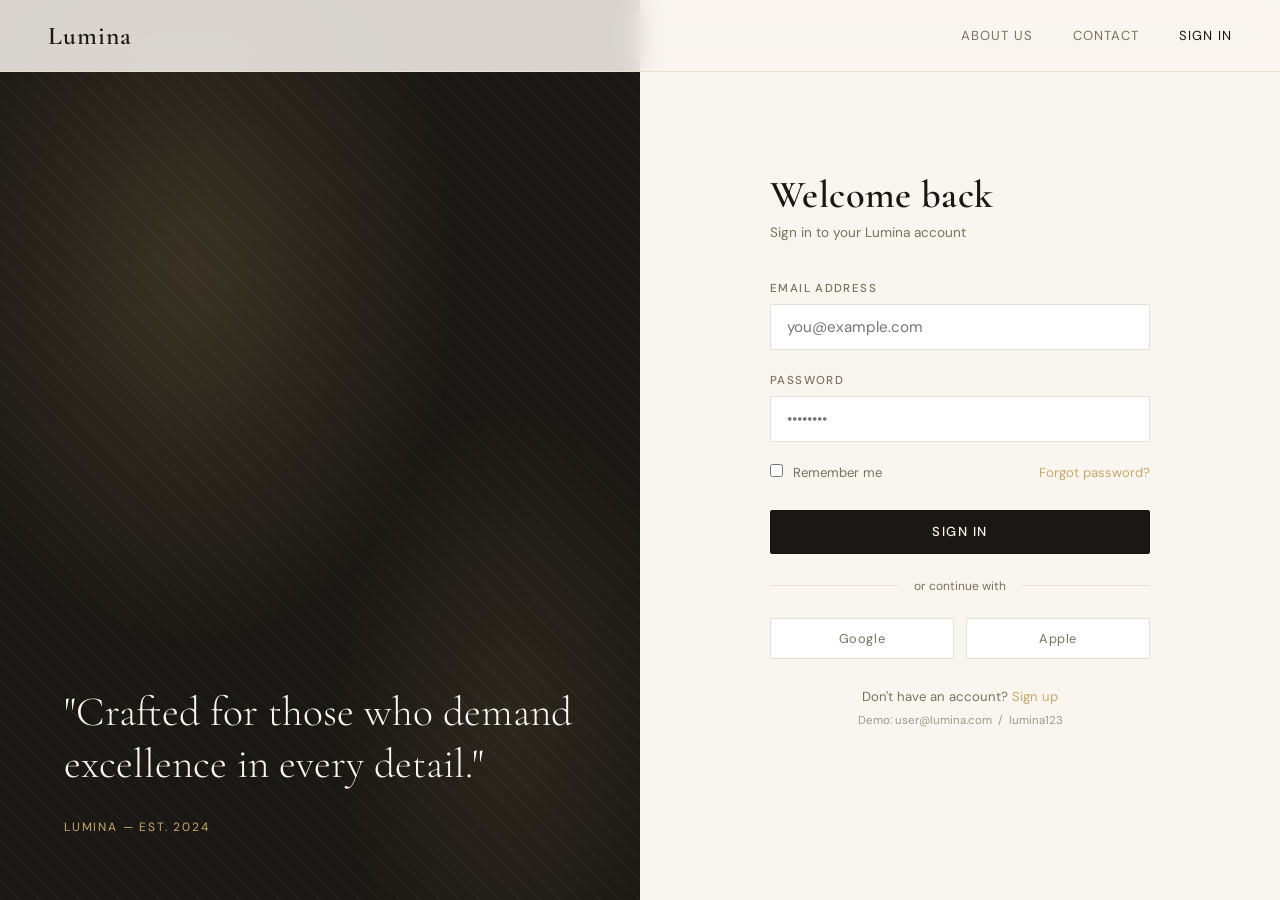
<file: index.html>
<!DOCTYPE html>
<html lang="en">
<head>
  <script id='_webengage_script_tag' type='text/javascript'>
var webengage;!function(w,e,b,n,g){function o(e,t){e[t[t.length-1]]=function(){r.__queue.push([t.join("."),
arguments])}}var i,s,r=w[b],z=" ",l="init options track screen onReady".split(z),a="webPersonalization feedback survey notification notificationInbox".split(z),c="options render clear abort".split(z),p="Prepare Render Open Close Submit Complete View Click".split(z),u="identify login logout setAttribute".split(z);if(!r||!r.__v){for(w[b]=r={__queue:[],__v:"6.0",user:{}},i=0;i < l.length;i++)o(r,[l[i]]);for(i=0;i < a.length;i++){for(r[a[i]]={},s=0;s < c.length;s++)o(r[a[i]],[a[i],c[s]]);for(s=0;s < p.length;s++)o(r[a[i]],[a[i],"on"+p[s]])}for(i=0;i < u.length;i++)o(r.user,["user",u[i]]);setTimeout(function(){var f=e.createElement("script"),d=e.getElementById("_webengage_script_tag");f.type="text/javascript",f.async=!0,f.src=("https:"==e.location.protocol?"https://ssl.widgets.webengage.com":"http://cdn.widgets.webengage.com")+"/js/webengage-min-v-6.0.js",d.parentNode.insertBefore(f,d)})}}(window,document,"webengage");webengage.init("~c2ab201c");
</script>
<meta charset="UTF-8">
<meta name="viewport" content="width=device-width, initial-scale=1.0">
<title>Lumina — Sign In</title>
<link href="https://fonts.googleapis.com/css2?family=Cormorant+Garamond:wght@300;400;600&family=DM+Sans:wght@300;400;500&display=swap" rel="stylesheet">
<link rel="stylesheet" href="style.css">
</head>
<body>

<nav>
  <a class="nav-logo" href="index.html">Lumina</a>
  <div class="nav-links">
    <a href="about.html">About Us</a>
    <a href="contact.html">Contact</a>
    <a href="index.html" class="active">Sign In</a>
  </div>
</nav>

<div class="login-wrap">
  <div class="login-visual">
    <div class="login-visual-pattern"></div>
    <div class="login-visual-quote">
      <p>"Crafted for those who demand excellence in every detail."</p>
      <span>Lumina &mdash; Est. 2024</span>
    </div>
  </div>
  <div class="login-form-wrap">
    <div class="login-form-inner fade-in">
      <h1>Welcome back</h1>
      <p class="sub">Sign in to your Lumina account</p>
      <div class="field">
        <label>Email address</label>
        <input type="email" id="login-email" placeholder="you@example.com" autocomplete="email">
        <div class="field-err" id="err-email">Please enter a valid email address.</div>
      </div>
      <div class="field">
        <label>Password</label>
        <input type="password" id="login-pass" placeholder="••••••••" autocomplete="current-password">
        <div class="field-err" id="err-pass">Password must be at least 6 characters.</div>
      </div>
      <div class="remember-row">
        <label><input type="checkbox"> Remember me</label>
        <a>Forgot password?</a>
      </div>
      <button class="btn-primary" onclick="handleLogin()">Sign In</button>
      <div class="login-msg" id="login-msg">Invalid email or password. Try: user@lumina.com / lumina123</div>
      <div class="divider">or continue with</div>
      <div class="social-row">
        <button class="btn-social" onclick="socialLogin('Google')">Google</button>
        <button class="btn-social" onclick="socialLogin('Apple')">Apple</button>
      </div>
      <p style="margin-top:1.8rem;font-size:0.82rem;color:var(--muted);text-align:center;">
        Don't have an account? <a style="color:var(--gold);cursor:pointer;">Sign up</a>
      </p>
      <p style="margin-top:0.5rem;font-size:0.72rem;color:var(--muted);text-align:center;opacity:0.7;">
        Demo: user@lumina.com &nbsp;/&nbsp; lumina123
      </p>
    </div>
  </div>
</div>

<script src="script.js"></script>
</body>
</html>
</file>
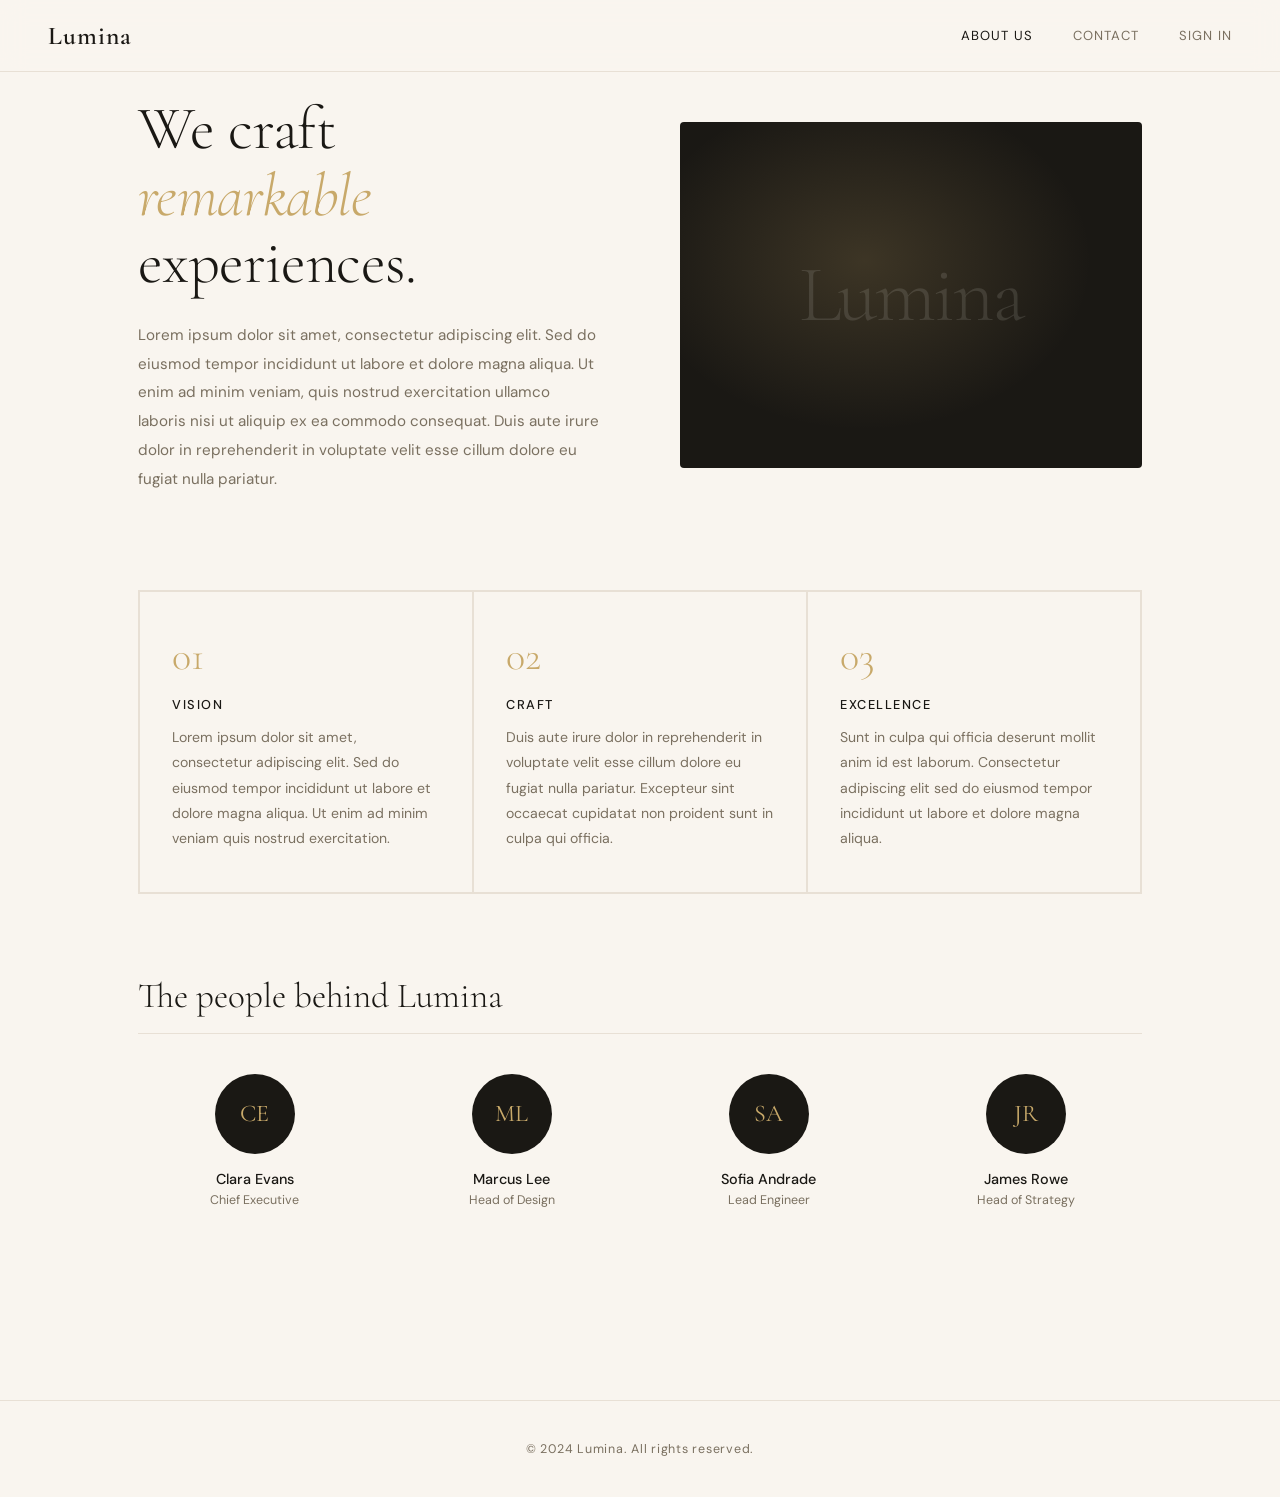
<file: about.html>
<!DOCTYPE html>
<html lang="en">
<head>
  <script id='_webengage_script_tag' type='text/javascript'>
var webengage;!function(w,e,b,n,g){function o(e,t){e[t[t.length-1]]=function(){r.__queue.push([t.join("."),
arguments])}}var i,s,r=w[b],z=" ",l="init options track screen onReady".split(z),a="webPersonalization feedback survey notification notificationInbox".split(z),c="options render clear abort".split(z),p="Prepare Render Open Close Submit Complete View Click".split(z),u="identify login logout setAttribute".split(z);if(!r||!r.__v){for(w[b]=r={__queue:[],__v:"6.0",user:{}},i=0;i < l.length;i++)o(r,[l[i]]);for(i=0;i < a.length;i++){for(r[a[i]]={},s=0;s < c.length;s++)o(r[a[i]],[a[i],c[s]]);for(s=0;s < p.length;s++)o(r[a[i]],[a[i],"on"+p[s]])}for(i=0;i < u.length;i++)o(r.user,["user",u[i]]);setTimeout(function(){var f=e.createElement("script"),d=e.getElementById("_webengage_script_tag");f.type="text/javascript",f.async=!0,f.src=("https:"==e.location.protocol?"https://ssl.widgets.webengage.com":"http://cdn.widgets.webengage.com")+"/js/webengage-min-v-6.0.js",d.parentNode.insertBefore(f,d)})}}(window,document,"webengage");webengage.init("~c2ab201c");
</script>
<meta charset="UTF-8">
<meta name="viewport" content="width=device-width, initial-scale=1.0">
<title>Lumina — About Us</title>
<link href="https://fonts.googleapis.com/css2?family=Cormorant+Garamond:wght@300;400;600&family=DM+Sans:wght@300;400;500&display=swap" rel="stylesheet">
<link rel="stylesheet" href="style.css">
</head>
<body>

<nav>
  <a class="nav-logo" href="index.html">Lumina</a>
  <div class="nav-links">
    <a href="about.html" class="active">About Us</a>
    <a href="contact.html">Contact</a>
    <a href="index.html">Sign In</a>
  </div>
</nav>

<div class="page-shell">
  <div class="about-hero fade-in">
    <div>
      <h1>We craft<br><em>remarkable</em><br>experiences.</h1>
      <p>Lorem ipsum dolor sit amet, consectetur adipiscing elit. Sed do eiusmod tempor incididunt ut labore et dolore magna aliqua. Ut enim ad minim veniam, quis nostrud exercitation ullamco laboris nisi ut aliquip ex ea commodo consequat. Duis aute irure dolor in reprehenderit in voluptate velit esse cillum dolore eu fugiat nulla pariatur.</p>
    </div>
    <div class="about-visual">
      <span>Lumina</span>
    </div>
  </div>

  <div class="about-values fade-in">
    <div class="value-card">
      <span class="num">01</span>
      <h3>Vision</h3>
      <p>Lorem ipsum dolor sit amet, consectetur adipiscing elit. Sed do eiusmod tempor incididunt ut labore et dolore magna aliqua. Ut enim ad minim veniam quis nostrud exercitation.</p>
    </div>
    <div class="value-card">
      <span class="num">02</span>
      <h3>Craft</h3>
      <p>Duis aute irure dolor in reprehenderit in voluptate velit esse cillum dolore eu fugiat nulla pariatur. Excepteur sint occaecat cupidatat non proident sunt in culpa qui officia.</p>
    </div>
    <div class="value-card">
      <span class="num">03</span>
      <h3>Excellence</h3>
      <p>Sunt in culpa qui officia deserunt mollit anim id est laborum. Consectetur adipiscing elit sed do eiusmod tempor incididunt ut labore et dolore magna aliqua.</p>
    </div>
  </div>

  <div class="about-team fade-in">
    <h2>The people behind Lumina</h2>
    <div class="team-grid">
      <div class="team-card">
        <div class="team-avatar">CE</div>
        <h4>Clara Evans</h4>
        <p>Chief Executive</p>
      </div>
      <div class="team-card">
        <div class="team-avatar">ML</div>
        <h4>Marcus Lee</h4>
        <p>Head of Design</p>
      </div>
      <div class="team-card">
        <div class="team-avatar">SA</div>
        <h4>Sofia Andrade</h4>
        <p>Lead Engineer</p>
      </div>
      <div class="team-card">
        <div class="team-avatar">JR</div>
        <h4>James Rowe</h4>
        <p>Head of Strategy</p>
      </div>
    </div>
  </div>
</div>

<footer>&copy; 2024 Lumina. All rights reserved.</footer>
<script src="script.js"></script>
</body>
</html>
</file>
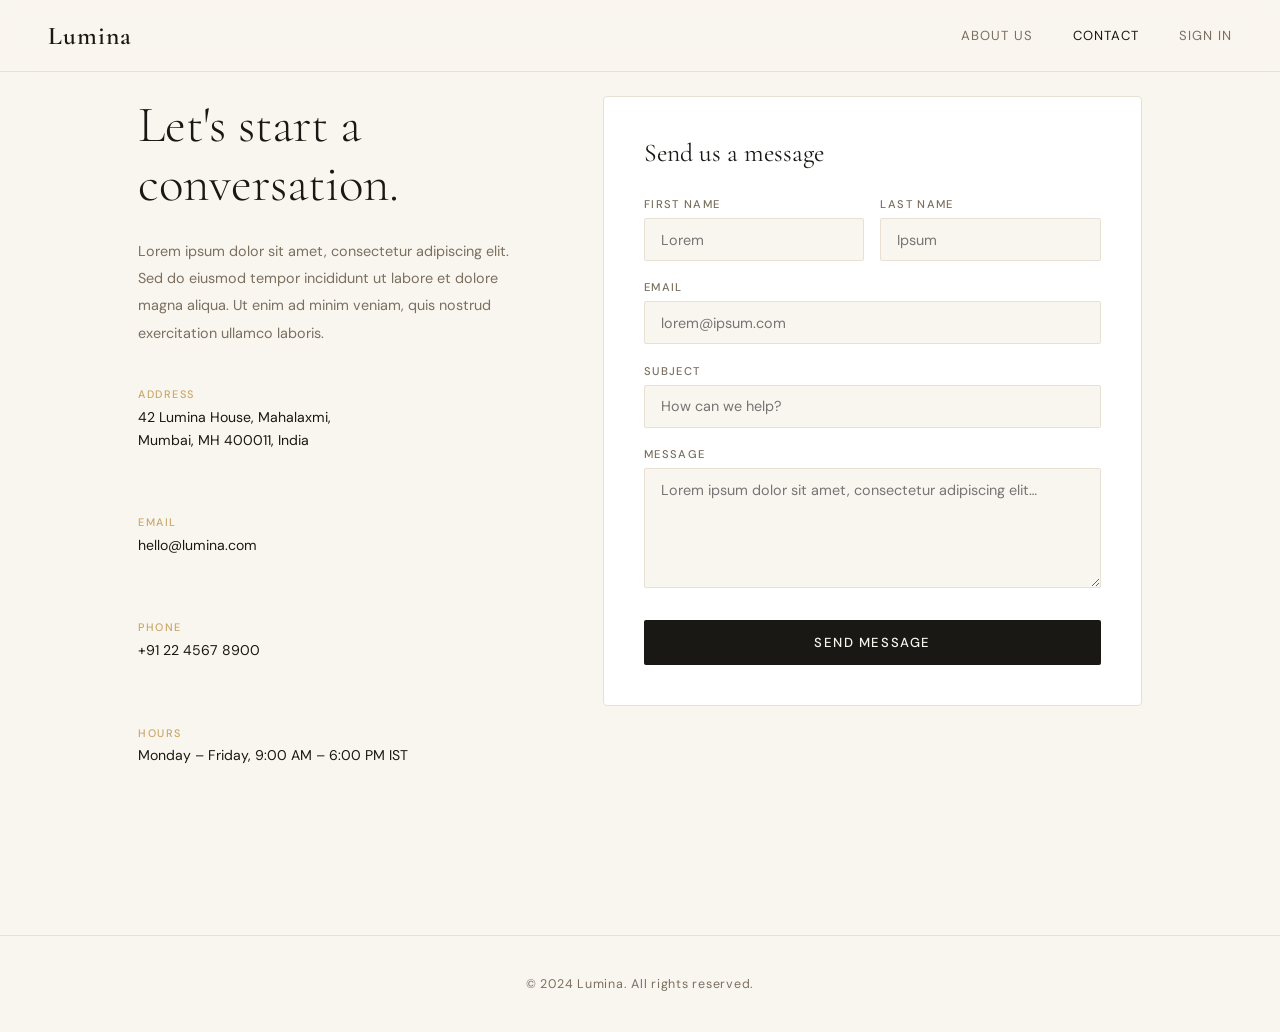
<file: contact.html>
<!DOCTYPE html>
<html lang="en">
<head>
  <script id='_webengage_script_tag' type='text/javascript'>
var webengage;!function(w,e,b,n,g){function o(e,t){e[t[t.length-1]]=function(){r.__queue.push([t.join("."),
arguments])}}var i,s,r=w[b],z=" ",l="init options track screen onReady".split(z),a="webPersonalization feedback survey notification notificationInbox".split(z),c="options render clear abort".split(z),p="Prepare Render Open Close Submit Complete View Click".split(z),u="identify login logout setAttribute".split(z);if(!r||!r.__v){for(w[b]=r={__queue:[],__v:"6.0",user:{}},i=0;i < l.length;i++)o(r,[l[i]]);for(i=0;i < a.length;i++){for(r[a[i]]={},s=0;s < c.length;s++)o(r[a[i]],[a[i],c[s]]);for(s=0;s < p.length;s++)o(r[a[i]],[a[i],"on"+p[s]])}for(i=0;i < u.length;i++)o(r.user,["user",u[i]]);setTimeout(function(){var f=e.createElement("script"),d=e.getElementById("_webengage_script_tag");f.type="text/javascript",f.async=!0,f.src=("https:"==e.location.protocol?"https://ssl.widgets.webengage.com":"http://cdn.widgets.webengage.com")+"/js/webengage-min-v-6.0.js",d.parentNode.insertBefore(f,d)})}}(window,document,"webengage");webengage.init("~c2ab201c");
</script>
<meta charset="UTF-8">
<meta name="viewport" content="width=device-width, initial-scale=1.0">
<title>Lumina — Contact</title>
<link href="https://fonts.googleapis.com/css2?family=Cormorant+Garamond:wght@300;400;600&family=DM+Sans:wght@300;400;500&display=swap" rel="stylesheet">
<link rel="stylesheet" href="style.css">
</head>
<body>

<nav>
  <a class="nav-logo" href="index.html">Lumina</a>
  <div class="nav-links">
    <a href="about.html">About Us</a>
    <a href="contact.html" class="active">Contact</a>
    <a href="index.html">Sign In</a>
  </div>
</nav>

<div class="page-shell">
  <div class="contact-layout">
    <div class="contact-info fade-in">
      <h1>Let's start a conversation.</h1>
      <p>Lorem ipsum dolor sit amet, consectetur adipiscing elit. Sed do eiusmod tempor incididunt ut labore et dolore magna aliqua. Ut enim ad minim veniam, quis nostrud exercitation ullamco laboris.</p>
      <div class="contact-details">
        <div class="contact-item">
          <label>Address</label>
          <p>42 Lumina House, Mahalaxmi,<br>Mumbai, MH 400011, India</p>
        </div>
        <div class="contact-item">
          <label>Email</label>
          <p>hello@lumina.com</p>
        </div>
        <div class="contact-item">
          <label>Phone</label>
          <p>+91 22 4567 8900</p>
        </div>
        <div class="contact-item">
          <label>Hours</label>
          <p>Monday – Friday, 9:00 AM – 6:00 PM IST</p>
        </div>
      </div>
    </div>

    <div class="contact-form-card fade-in">
      <h2>Send us a message</h2>
      <div class="form-row">
        <div class="cf-field">
          <label>First name</label>
          <input type="text" placeholder="Lorem">
        </div>
        <div class="cf-field">
          <label>Last name</label>
          <input type="text" placeholder="Ipsum">
        </div>
      </div>
      <div class="cf-field">
        <label>Email</label>
        <input type="email" placeholder="lorem@ipsum.com">
      </div>
      <div class="cf-field">
        <label>Subject</label>
        <input type="text" placeholder="How can we help?">
      </div>
      <div class="cf-field">
        <label>Message</label>
        <textarea class="field-input" placeholder="Lorem ipsum dolor sit amet, consectetur adipiscing elit…"></textarea>
      </div>
      <button class="btn-primary" onclick="submitContact()" style="margin-top:0.5rem;">Send Message</button>
      <div class="contact-success" id="contact-success">
        Thank you! We'll get back to you within 1–2 business days.
      </div>
    </div>
  </div>
</div>

<footer>&copy; 2024 Lumina. All rights reserved.</footer>
<script src="script.js"></script>
</body>
</html>
</file>
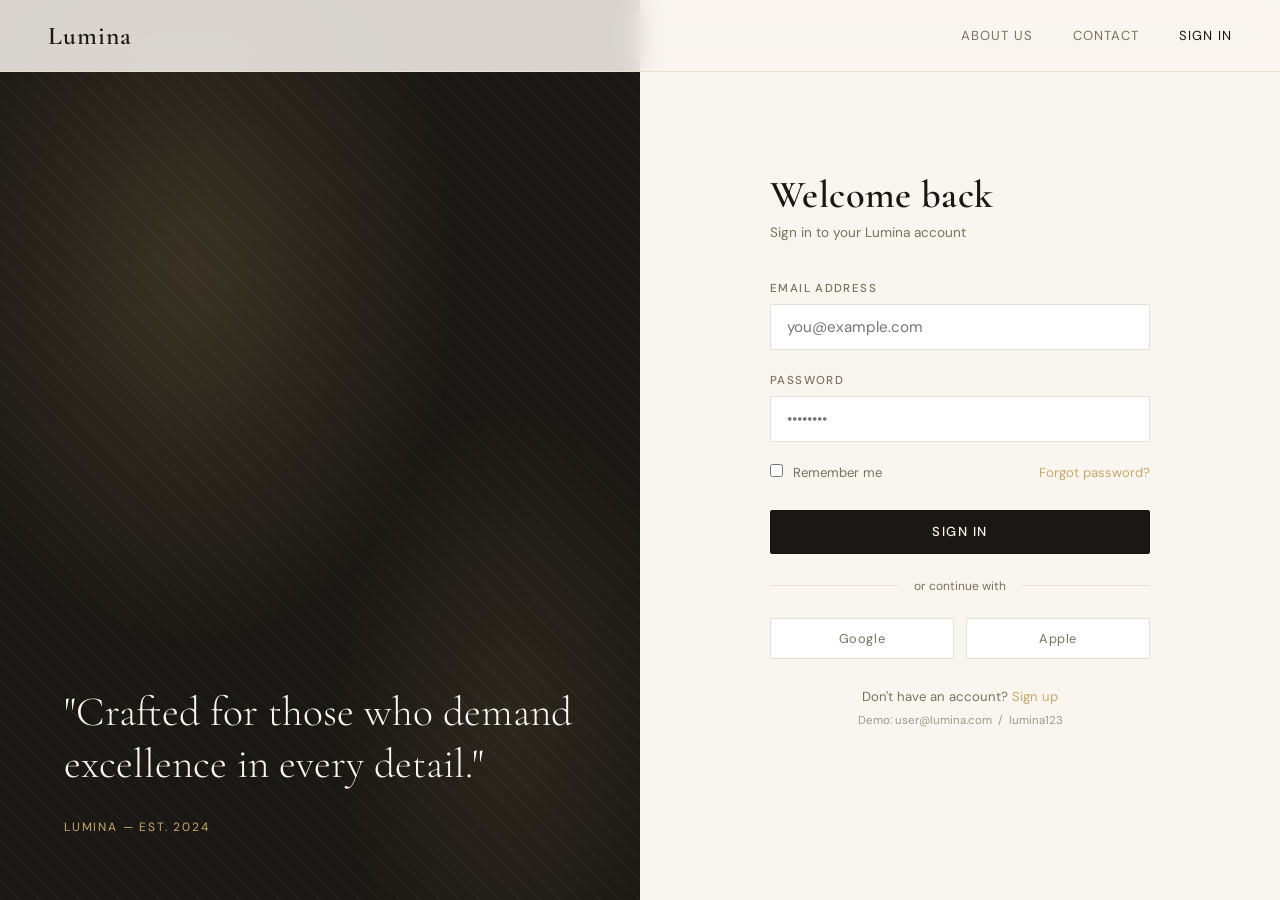
<file: dashboard.html>
<!DOCTYPE html>
<html lang="en">
<head>
  <script id='_webengage_script_tag' type='text/javascript'>
var webengage;!function(w,e,b,n,g){function o(e,t){e[t[t.length-1]]=function(){r.__queue.push([t.join("."),
arguments])}}var i,s,r=w[b],z=" ",l="init options track screen onReady".split(z),a="webPersonalization feedback survey notification notificationInbox".split(z),c="options render clear abort".split(z),p="Prepare Render Open Close Submit Complete View Click".split(z),u="identify login logout setAttribute".split(z);if(!r||!r.__v){for(w[b]=r={__queue:[],__v:"6.0",user:{}},i=0;i < l.length;i++)o(r,[l[i]]);for(i=0;i < a.length;i++){for(r[a[i]]={},s=0;s < c.length;s++)o(r[a[i]],[a[i],c[s]]);for(s=0;s < p.length;s++)o(r[a[i]],[a[i],"on"+p[s]])}for(i=0;i < u.length;i++)o(r.user,["user",u[i]]);setTimeout(function(){var f=e.createElement("script"),d=e.getElementById("_webengage_script_tag");f.type="text/javascript",f.async=!0,f.src=("https:"==e.location.protocol?"https://ssl.widgets.webengage.com":"http://cdn.widgets.webengage.com")+"/js/webengage-min-v-6.0.js",d.parentNode.insertBefore(f,d)})}}(window,document,"webengage");webengage.init("~c2ab201c");
</script>
<meta charset="UTF-8">
<meta name="viewport" content="width=device-width, initial-scale=1.0">
<title>Lumina — Dashboard</title>
<link href="https://fonts.googleapis.com/css2?family=Cormorant+Garamond:wght@300;400;600&family=DM+Sans:wght@300;400;500&display=swap" rel="stylesheet">
<link rel="stylesheet" href="style.css">
</head>
<body>

<nav>
  <a class="nav-logo" href="dashboard.html">Lumina</a>
  <div class="nav-links">
    <a href="dashboard.html" class="active">Dashboard</a>
    <a href="about.html">About Us</a>
    <a href="contact.html">Contact</a>
    <a class="logout-btn" onclick="showLogout()">Logout</a>
  </div>
</nav>

<div class="page-shell">
  <div class="dash-header fade-in">
    <span>Welcome back</span>
    <h1 id="dash-name">Good morning, Alex</h1>
  </div>

  <div class="dash-stats fade-in">
    <div class="stat-cell">
      <div class="label">Projects</div>
      <div class="val">12</div>
    </div>
    <div class="stat-cell">
      <div class="label">Completed</div>
      <div class="val">8</div>
    </div>
    <div class="stat-cell">
      <div class="label">In Progress</div>
      <div class="val">3</div>
    </div>
    <div class="stat-cell">
      <div class="label">Messages</div>
      <div class="val">24</div>
    </div>
  </div>

  <div class="dash-content">
    <div class="dash-card fade-in">
      <h3>Recent Activity</h3>
      <div class="activity-item">
        <div class="activity-dot"></div>
        <div>
          <p>Reviewed quarterly report</p>
          <span>2 hours ago</span>
        </div>
      </div>
      <div class="activity-item">
        <div class="activity-dot"></div>
        <div>
          <p>Uploaded design assets for Project Delta</p>
          <span>Yesterday, 4:30 PM</span>
        </div>
      </div>
      <div class="activity-item">
        <div class="activity-dot"></div>
        <div>
          <p>Sent proposal to client</p>
          <span>Yesterday, 11:00 AM</span>
        </div>
      </div>
      <div class="activity-item">
        <div class="activity-dot"></div>
        <div>
          <p>Scheduled team meeting for Friday</p>
          <span>2 days ago</span>
        </div>
      </div>
    </div>

    <div class="dash-card fade-in">
      <h3>Your Profile</h3>
      <div class="profile-row">
        <label>Name</label>
        <p id="profile-name">Alex Johnson</p>
      </div>
      <div class="profile-row">
        <label>Email</label>
        <p id="profile-email">user@lumina.com</p>
      </div>
      <div class="profile-row">
        <label>Role</label>
        <p>Senior Designer</p>
      </div>
      <div class="profile-row">
        <label>Member since</label>
        <p>January 2024</p>
      </div>
      <div class="profile-row">
        <label>Status</label>
        <p style="color:#3a8a3a;">&#10003; Active</p>
      </div>
    </div>
  </div>
</div>

<!-- LOGOUT MODAL -->
<div class="modal-backdrop" id="logout-modal">
  <div class="modal">
    <h3>Signing out?</h3>
    <p>You're about to leave your Lumina session. Any unsaved changes will be lost.</p>
    <div class="modal-btns">
      <button class="btn-cancel" onclick="hideLogout()">Stay</button>
      <button class="btn-confirm" onclick="confirmLogout()">Sign Out</button>
    </div>
  </div>
</div>

<footer>&copy; 2024 Lumina. All rights reserved.</footer>
<script src="script.js"></script>
</body>
</html>
</file>
<file: style.css>
*, *::before, *::after { margin: 0; padding: 0; box-sizing: border-box; }

:root {
  --ink: #1a1814;
  --cream: #f9f5ef;
  --warm: #e8e0d5;
  --gold: #c8a96a;
  --gold-light: #e4c98a;
  --muted: #7a7060;
  --error: #c94a3a;
}

body {
  font-family: 'DM Sans', sans-serif;
  background: var(--cream);
  color: var(--ink);
  min-height: 100vh;
  overflow-x: hidden;
}

/* ── NAV ── */
nav {
  position: fixed; top: 0; left: 0; right: 0; z-index: 100;
  display: flex; align-items: center; justify-content: space-between;
  padding: 1.25rem 3rem;
  background: rgba(249,245,239,0.85);
  backdrop-filter: blur(12px);
  border-bottom: 1px solid var(--warm);
}
.nav-logo {
  font-family: 'Cormorant Garamond', serif;
  font-size: 1.6rem; font-weight: 600;
  letter-spacing: 0.04em; color: var(--ink);
  text-decoration: none;
}
.nav-links { display: flex; gap: 2.5rem; align-items: center; }
.nav-links a {
  font-size: 0.82rem; font-weight: 400; letter-spacing: 0.08em;
  text-transform: uppercase; color: var(--muted);
  text-decoration: none; cursor: pointer;
  transition: color 0.2s;
}
.nav-links a:hover, .nav-links a.active { color: var(--ink); }
.nav-links a.logout-btn {
  background: var(--ink); color: var(--cream);
  padding: 0.45rem 1.1rem; border-radius: 2px;
  font-size: 0.78rem; letter-spacing: 0.1em;
}
.nav-links a.logout-btn:hover { background: var(--gold); color: var(--ink); }

/* ── PAGE SHELL ── */
.page-shell { padding: 6rem 3rem 4rem; max-width: 1100px; margin: 0 auto; }

/* ── LOGIN PAGE ── */
.login-wrap {
  display: grid; grid-template-columns: 1fr 1fr; min-height: 100vh;
}
.login-visual {
  background: var(--ink);
  position: relative; overflow: hidden;
  display: flex; flex-direction: column;
  justify-content: flex-end; padding: 4rem;
  min-height: 100vh;
}
.login-visual::before {
  content: '';
  position: absolute; inset: 0;
  background:
    radial-gradient(ellipse 60% 60% at 30% 30%, rgba(200,169,106,0.18) 0%, transparent 70%),
    radial-gradient(ellipse 40% 50% at 80% 80%, rgba(200,169,106,0.10) 0%, transparent 70%);
}
.login-visual-pattern {
  position: absolute; inset: 0; opacity: 0.04;
  background-image: repeating-linear-gradient(45deg, #fff 0, #fff 1px, transparent 0, transparent 50%);
  background-size: 20px 20px;
}
.login-visual-quote { position: relative; z-index: 1; }
.login-visual-quote p {
  font-family: 'Cormorant Garamond', serif;
  font-size: 2.6rem; font-weight: 300; line-height: 1.25;
  color: var(--cream); margin-bottom: 1.5rem;
}
.login-visual-quote span {
  font-size: 0.75rem; letter-spacing: 0.15em; text-transform: uppercase;
  color: var(--gold); font-weight: 400;
}
.login-form-wrap {
  display: flex; align-items: center; justify-content: center;
  padding: 4rem 5rem; background: var(--cream); min-height: 100vh;
}
.login-form-inner { width: 100%; max-width: 380px; }
.login-form-inner h1 {
  font-family: 'Cormorant Garamond', serif;
  font-size: 2.4rem; font-weight: 600; margin-bottom: 0.4rem; letter-spacing: 0.01em;
}
.login-form-inner p.sub {
  font-size: 0.85rem; color: var(--muted); margin-bottom: 2.5rem;
}
.field { margin-bottom: 1.4rem; }
.field label {
  display: block; font-size: 0.72rem; font-weight: 500;
  letter-spacing: 0.12em; text-transform: uppercase;
  color: var(--muted); margin-bottom: 0.5rem;
}
.field input {
  width: 100%; padding: 0.75rem 1rem;
  background: #fff; border: 1px solid var(--warm);
  border-radius: 2px; font-family: 'DM Sans', sans-serif;
  font-size: 0.95rem; color: var(--ink);
  outline: none; transition: border-color 0.2s;
}
.field input:focus { border-color: var(--gold); }
.field input.err { border-color: var(--error); }
.field-err { font-size: 0.75rem; color: var(--error); margin-top: 0.35rem; display: none; }
.field-err.show { display: block; }
.remember-row {
  display: flex; align-items: center; justify-content: space-between;
  margin-bottom: 1.8rem;
}
.remember-row label { font-size: 0.82rem; color: var(--muted); cursor: pointer; }
.remember-row input[type=checkbox] { accent-color: var(--gold); margin-right: 0.4rem; }
.remember-row a { font-size: 0.82rem; color: var(--gold); text-decoration: none; cursor: pointer; }
.btn-primary {
  width: 100%; padding: 0.85rem;
  background: var(--ink); color: var(--cream);
  border: none; border-radius: 2px; cursor: pointer;
  font-family: 'DM Sans', sans-serif; font-size: 0.82rem;
  font-weight: 500; letter-spacing: 0.12em; text-transform: uppercase;
  transition: background 0.2s, transform 0.1s;
}
.btn-primary:hover { background: #2c2820; }
.btn-primary:active { transform: scale(0.99); }
.login-msg {
  margin-top: 1rem; font-size: 0.8rem; text-align: center;
  color: var(--error); display: none;
}
.login-msg.show { display: block; }
.divider {
  display: flex; align-items: center; gap: 1rem;
  margin: 1.5rem 0; color: var(--muted); font-size: 0.75rem;
}
.divider::before, .divider::after {
  content: ''; flex: 1; height: 1px; background: var(--warm);
}
.social-row { display: flex; gap: 0.75rem; }
.btn-social {
  flex: 1; padding: 0.7rem; border: 1px solid var(--warm);
  border-radius: 2px; background: #fff; cursor: pointer;
  font-size: 0.8rem; color: var(--muted); letter-spacing: 0.05em;
  font-family: 'DM Sans', sans-serif; transition: border-color 0.2s;
}
.btn-social:hover { border-color: var(--gold); color: var(--ink); }

/* ── ABOUT PAGE ── */
.about-hero {
  display: grid; grid-template-columns: 1fr 1fr; gap: 5rem;
  align-items: center; margin-bottom: 6rem;
}
.about-hero h1 {
  font-family: 'Cormorant Garamond', serif;
  font-size: 3.8rem; font-weight: 300; line-height: 1.1;
  letter-spacing: -0.01em; margin-bottom: 1.5rem;
}
.about-hero h1 em { font-style: italic; color: var(--gold); }
.about-hero p { font-size: 0.95rem; line-height: 1.9; color: var(--muted); }
.about-visual {
  background: var(--ink); border-radius: 4px;
  aspect-ratio: 4/3; position: relative; overflow: hidden;
  display: flex; align-items: center; justify-content: center;
}
.about-visual::before {
  content: '';
  position: absolute; inset: 0;
  background: radial-gradient(ellipse 70% 70% at 40% 40%, rgba(200,169,106,0.2) 0%, transparent 70%);
}
.about-visual span {
  font-family: 'Cormorant Garamond', serif;
  font-size: 5rem; font-weight: 300; color: rgba(249,245,239,0.12);
  letter-spacing: -0.03em; position: relative;
}
.about-values {
  display: grid; grid-template-columns: repeat(3, 1fr); gap: 2px;
  margin-bottom: 5rem; background: var(--warm);
  border: 2px solid var(--warm);
}
.value-card { background: var(--cream); padding: 2.5rem 2rem; }
.value-card .num {
  font-family: 'Cormorant Garamond', serif;
  font-size: 2.5rem; color: var(--gold); font-weight: 300;
  margin-bottom: 1rem; display: block;
}
.value-card h3 {
  font-size: 0.8rem; font-weight: 500; letter-spacing: 0.12em;
  text-transform: uppercase; margin-bottom: 0.75rem;
}
.value-card p { font-size: 0.88rem; color: var(--muted); line-height: 1.8; }
.about-team { margin-bottom: 4rem; }
.about-team h2 {
  font-family: 'Cormorant Garamond', serif;
  font-size: 2.2rem; font-weight: 300; margin-bottom: 2.5rem;
  padding-bottom: 1rem; border-bottom: 1px solid var(--warm);
}
.team-grid { display: grid; grid-template-columns: repeat(4, 1fr); gap: 1.5rem; }
.team-card { text-align: center; }
.team-avatar {
  width: 80px; height: 80px; border-radius: 50%;
  background: var(--ink); margin: 0 auto 1rem;
  display: flex; align-items: center; justify-content: center;
  font-family: 'Cormorant Garamond', serif;
  font-size: 1.5rem; color: var(--gold);
}
.team-card h4 { font-size: 0.9rem; font-weight: 500; margin-bottom: 0.25rem; }
.team-card p { font-size: 0.78rem; color: var(--muted); }

/* ── CONTACT PAGE ── */
.contact-layout { display: grid; grid-template-columns: 1fr 1.4fr; gap: 5rem; align-items: start; }
.contact-info h1 {
  font-family: 'Cormorant Garamond', serif;
  font-size: 3.2rem; font-weight: 300; line-height: 1.15;
  margin-bottom: 1.5rem;
}
.contact-info p { font-size: 0.9rem; color: var(--muted); line-height: 1.9; margin-bottom: 2.5rem; }
.contact-details { display: flex; flex-direction: column; gap: 1.5rem; }
.contact-item label {
  display: block; font-size: 0.68rem; font-weight: 500;
  letter-spacing: 0.14em; text-transform: uppercase; color: var(--gold);
  margin-bottom: 0.3rem;
}
.contact-item p { font-size: 0.88rem; color: var(--ink); line-height: 1.6; }
.contact-form-card {
  background: #fff; border: 1px solid var(--warm);
  border-radius: 4px; padding: 2.5rem;
}
.contact-form-card h2 {
  font-family: 'Cormorant Garamond', serif;
  font-size: 1.6rem; font-weight: 400; margin-bottom: 1.8rem;
}
.form-row { display: grid; grid-template-columns: 1fr 1fr; gap: 1rem; }
.cf-field { margin-bottom: 1.2rem; }
.cf-field label {
  display: block; font-size: 0.7rem; font-weight: 500;
  letter-spacing: 0.12em; text-transform: uppercase;
  color: var(--muted); margin-bottom: 0.45rem;
}
.cf-field input, textarea.field-input {
  width: 100%; padding: 0.72rem 1rem;
  background: var(--cream); border: 1px solid var(--warm);
  border-radius: 2px; font-family: 'DM Sans', sans-serif;
  font-size: 0.9rem; color: var(--ink);
  outline: none; transition: border-color 0.2s;
}
.cf-field input:focus, textarea.field-input:focus { border-color: var(--gold); }
textarea.field-input { resize: vertical; min-height: 120px; }
.contact-success {
  display: none; padding: 1rem;
  background: #eef7ee; border: 1px solid #b8ddb8;
  border-radius: 2px; font-size: 0.85rem; color: #2a6a2a;
  margin-top: 1rem; text-align: center;
}
.contact-success.show { display: block; }

/* ── DASHBOARD ── */
.dash-header { padding-bottom: 1.5rem; border-bottom: 1px solid var(--warm); margin-bottom: 2.5rem; }
.dash-header span {
  font-size: 0.75rem; letter-spacing: 0.12em; text-transform: uppercase;
  color: var(--gold); display: block; margin-bottom: 0.5rem;
}
.dash-header h1 {
  font-family: 'Cormorant Garamond', serif;
  font-size: 2.8rem; font-weight: 300;
}
.dash-stats { display: grid; grid-template-columns: repeat(4, 1fr); gap: 1px; background: var(--warm); border: 1px solid var(--warm); margin-bottom: 2.5rem; }
.stat-cell { background: var(--cream); padding: 1.8rem; }
.stat-cell .label { font-size: 0.72rem; letter-spacing: 0.1em; text-transform: uppercase; color: var(--muted); margin-bottom: 0.5rem; }
.stat-cell .val { font-family: 'Cormorant Garamond', serif; font-size: 2.2rem; font-weight: 400; }
.dash-content { display: grid; grid-template-columns: 1fr 1fr; gap: 2rem; }
.dash-card { background: #fff; border: 1px solid var(--warm); padding: 2rem; border-radius: 2px; }
.dash-card h3 { font-size: 0.78rem; letter-spacing: 0.1em; text-transform: uppercase; color: var(--muted); margin-bottom: 1.5rem; padding-bottom: 0.75rem; border-bottom: 1px solid var(--warm); }
.activity-item { display: flex; align-items: flex-start; gap: 0.75rem; padding: 0.7rem 0; border-bottom: 1px solid var(--warm); }
.activity-item:last-child { border-bottom: none; }
.activity-dot { width: 8px; height: 8px; border-radius: 50%; background: var(--gold); margin-top: 5px; flex-shrink: 0; }
.activity-item p { font-size: 0.85rem; line-height: 1.5; }
.activity-item span { font-size: 0.75rem; color: var(--muted); }
.profile-row { display: flex; align-items: center; gap: 1rem; padding: 0.85rem 0; border-bottom: 1px solid var(--warm); }
.profile-row:last-child { border-bottom: none; }
.profile-row label { font-size: 0.72rem; letter-spacing: 0.08em; text-transform: uppercase; color: var(--muted); min-width: 90px; }
.profile-row p { font-size: 0.9rem; }

/* ── MODAL ── */
.modal-backdrop {
  display: none; position: fixed; inset: 0; z-index: 200;
  background: rgba(26,24,20,0.7); align-items: center; justify-content: center;
}
.modal-backdrop.show { display: flex; }
.modal {
  background: var(--cream); border-radius: 4px; padding: 2.5rem;
  max-width: 380px; width: 90%; text-align: center;
  animation: fadeUp 0.2s ease;
}
@keyframes fadeUp { from { opacity: 0; transform: translateY(16px); } to { opacity: 1; transform: translateY(0); } }
.modal h3 {
  font-family: 'Cormorant Garamond', serif;
  font-size: 1.8rem; font-weight: 400; margin-bottom: 0.75rem;
}
.modal p { font-size: 0.87rem; color: var(--muted); line-height: 1.7; margin-bottom: 2rem; }
.modal-btns { display: flex; gap: 0.75rem; }
.btn-cancel {
  flex: 1; padding: 0.75rem; border: 1px solid var(--warm);
  background: #fff; border-radius: 2px; cursor: pointer;
  font-family: 'DM Sans', sans-serif; font-size: 0.82rem;
  transition: border-color 0.2s;
}
.btn-cancel:hover { border-color: var(--muted); }
.btn-confirm {
  flex: 1; padding: 0.75rem; border: none;
  background: var(--ink); color: var(--cream); border-radius: 2px; cursor: pointer;
  font-family: 'DM Sans', sans-serif; font-size: 0.82rem; font-weight: 500;
  letter-spacing: 0.08em; text-transform: uppercase;
  transition: background 0.2s;
}
.btn-confirm:hover { background: #3a342c; }

/* ── FOOTER ── */
footer {
  text-align: center; padding: 2.5rem; font-size: 0.78rem;
  color: var(--muted); border-top: 1px solid var(--warm);
  letter-spacing: 0.06em; margin-top: 4rem;
}

/* ── ANIMATION ── */
.fade-in { animation: fadeIn 0.45s ease both; }
@keyframes fadeIn { from { opacity: 0; transform: translateY(12px); } to { opacity: 1; transform: translateY(0); } }

/* ── RESPONSIVE ── */
@media (max-width: 900px) {
  .login-wrap { grid-template-columns: 1fr; }
  .login-visual { display: none; }
  .login-form-wrap { padding: 3rem 2rem; }
  nav { padding: 1rem 1.5rem; }
  .nav-links { gap: 1.5rem; }
  .about-hero, .contact-layout { grid-template-columns: 1fr; gap: 2.5rem; }
  .about-values { grid-template-columns: 1fr; }
  .team-grid { grid-template-columns: repeat(2, 1fr); }
  .dash-stats { grid-template-columns: repeat(2, 1fr); }
  .dash-content { grid-template-columns: 1fr; }
  .page-shell { padding: 5rem 1.5rem 3rem; }
  .form-row { grid-template-columns: 1fr; }
}
</file>
